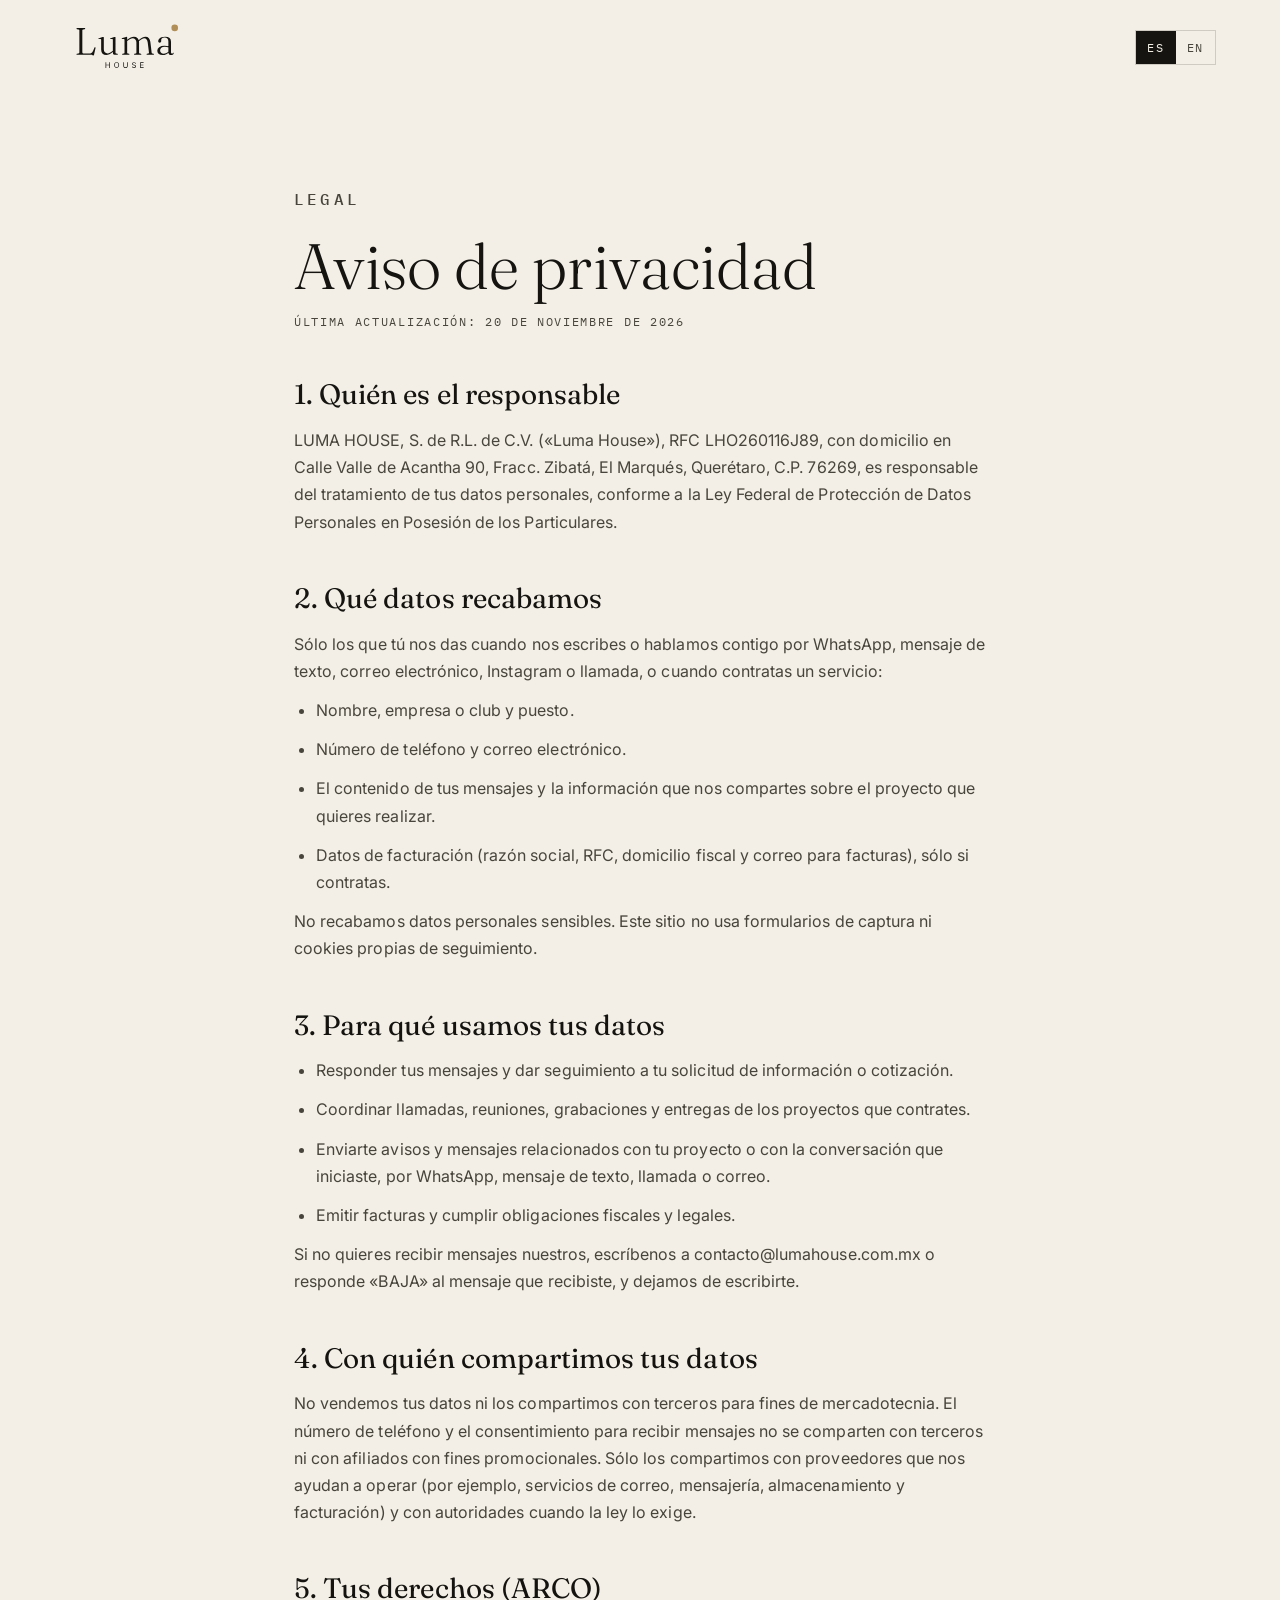
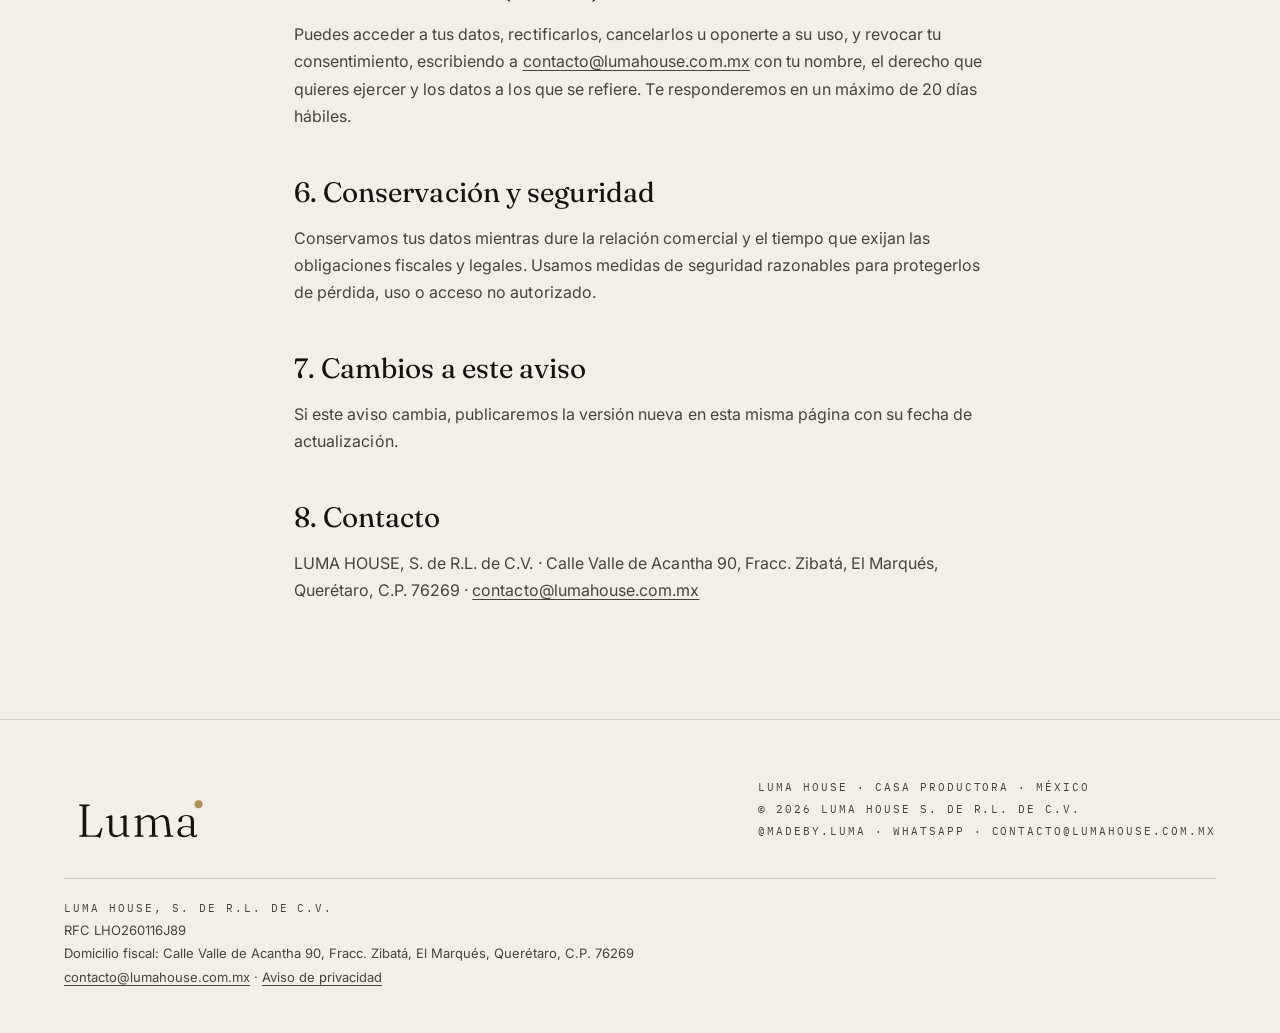
<file: aviso-de-privacidad/index.html>
<!doctype html>
<html lang="es">
<head>
<meta charset="utf-8">
<meta name="viewport" content="width=device-width, initial-scale=1">
<title>Aviso de privacidad · Luma House</title>
<meta name="description" content="Aviso de privacidad de LUMA HOUSE, S. de R.L. de C.V.: qué datos personales recabamos, para qué los usamos y cómo ejercer tus derechos.">
<meta property="og:title" content="Aviso de privacidad · Luma House">
<meta property="og:description" content="Aviso de privacidad de Luma House.">
<meta property="og:type" content="website">
<meta property="og:image" content="https://lumahouse.com.mx/assets/logo/Luma_Avatar_LhPunto_Ink_circular_1024.png">
<meta name="theme-color" content="#F3EFE6" media="(prefers-color-scheme: light)">
<meta name="theme-color" content="#14130F" media="(prefers-color-scheme: dark)">
<meta name="color-scheme" content="light dark">
<link rel="icon" type="image/png" href="../assets/logo/Luma_Avatar_LhPunto_Ink_circular_1024.png">
<link rel="preconnect" href="https://fonts.googleapis.com">
<link rel="preconnect" href="https://fonts.gstatic.com" crossorigin>
<link href="https://fonts.googleapis.com/css2?family=Fraunces:ital,opsz,wght@0,9..144,300..500;1,9..144,300..500&family=IBM+Plex+Mono:wght@400;500&family=Inter:wght@400;500;600&display=swap" rel="stylesheet">
<link rel="stylesheet" href="../assets/css/luma.css?v=20261120a">
</head>
<body data-page="privacidad">

<header class="nav">
  <div class="wrap">
    <a class="nav__logo" href="../" aria-label="Luma House"><picture><source srcset="../assets/logo/Luma_Lockup_Punto_Bone.svg" media="(prefers-color-scheme: dark)"><img src="../assets/logo/Luma_Lockup_Punto_Ink.svg" alt="Luma House"></picture></a>
    <nav class="nav__links" aria-label="Principal">
      <a href="../#trabajo" data-i18n="nav.work">Trabajo</a>
      <a href="../#estudio" data-i18n="nav.studio">Estudio</a>
      <a href="../#servicios" data-i18n="nav.services">Servicios</a>
      <a href="../#paquetes" data-i18n="nav.plans">Paquetes</a>
      <a href="../#contacto" data-i18n="nav.contact">Contacto</a>
    </nav>
    <div class="nav__right">
      <div class="lang" role="group" aria-label="Idioma / Language">
        <button type="button" data-lang="es" aria-pressed="true">ES</button>
        <button type="button" data-lang="en" aria-pressed="false">EN</button>
      </div>
      <button class="nav__burger" type="button" aria-label="Menú" aria-expanded="false"><span></span><span></span></button>
    </div>
  </div>
</header>

<main class="legal">
  <div class="wrap">
    <p class="eyebrow">Legal</p>
    <h1>Aviso de privacidad</h1>
    <p class="legal__fecha">Última actualización: 20 de noviembre de 2026</p>

    <h2>1. Quién es el responsable</h2>
    <p>LUMA HOUSE, S. de R.L. de C.V. («Luma House»), RFC LHO260116J89, con domicilio en Calle Valle de Acantha 90, Fracc. Zibatá, El Marqués, Querétaro, C.P. 76269, es responsable del tratamiento de tus datos personales, conforme a la Ley Federal de Protección de Datos Personales en Posesión de los Particulares.</p>

    <h2>2. Qué datos recabamos</h2>
    <p>Sólo los que tú nos das cuando nos escribes o hablamos contigo por WhatsApp, mensaje de texto, correo electrónico, Instagram o llamada, o cuando contratas un servicio:</p>
    <ul>
      <li>Nombre, empresa o club y puesto.</li>
      <li>Número de teléfono y correo electrónico.</li>
      <li>El contenido de tus mensajes y la información que nos compartes sobre el proyecto que quieres realizar.</li>
      <li>Datos de facturación (razón social, RFC, domicilio fiscal y correo para facturas), sólo si contratas.</li>
    </ul>
    <p>No recabamos datos personales sensibles. Este sitio no usa formularios de captura ni cookies propias de seguimiento.</p>

    <h2>3. Para qué usamos tus datos</h2>
    <ul>
      <li>Responder tus mensajes y dar seguimiento a tu solicitud de información o cotización.</li>
      <li>Coordinar llamadas, reuniones, grabaciones y entregas de los proyectos que contrates.</li>
      <li>Enviarte avisos y mensajes relacionados con tu proyecto o con la conversación que iniciaste, por WhatsApp, mensaje de texto, llamada o correo.</li>
      <li>Emitir facturas y cumplir obligaciones fiscales y legales.</li>
    </ul>
    <p>Si no quieres recibir mensajes nuestros, escríbenos a contacto@lumahouse.com.mx o responde «BAJA» al mensaje que recibiste, y dejamos de escribirte.</p>

    <h2>4. Con quién compartimos tus datos</h2>
    <p>No vendemos tus datos ni los compartimos con terceros para fines de mercadotecnia. El número de teléfono y el consentimiento para recibir mensajes no se comparten con terceros ni con afiliados con fines promocionales. Sólo los compartimos con proveedores que nos ayudan a operar (por ejemplo, servicios de correo, mensajería, almacenamiento y facturación) y con autoridades cuando la ley lo exige.</p>

    <h2>5. Tus derechos (ARCO)</h2>
    <p>Puedes acceder a tus datos, rectificarlos, cancelarlos u oponerte a su uso, y revocar tu consentimiento, escribiendo a <a href="mailto:contacto@lumahouse.com.mx">contacto@lumahouse.com.mx</a> con tu nombre, el derecho que quieres ejercer y los datos a los que se refiere. Te responderemos en un máximo de 20 días hábiles.</p>

    <h2>6. Conservación y seguridad</h2>
    <p>Conservamos tus datos mientras dure la relación comercial y el tiempo que exijan las obligaciones fiscales y legales. Usamos medidas de seguridad razonables para protegerlos de pérdida, uso o acceso no autorizado.</p>

    <h2>7. Cambios a este aviso</h2>
    <p>Si este aviso cambia, publicaremos la versión nueva en esta misma página con su fecha de actualización.</p>

    <h2>8. Contacto</h2>
    <p>LUMA HOUSE, S. de R.L. de C.V. · Calle Valle de Acantha 90, Fracc. Zibatá, El Marqués, Querétaro, C.P. 76269 · <a href="mailto:contacto@lumahouse.com.mx">contacto@lumahouse.com.mx</a></p>
  </div>
</main>

<footer class="footer">
  <div class="wrap">
    <picture><source srcset="../assets/logo/Luma_Firma_Punto_Bone.svg" media="(prefers-color-scheme: dark)"><img src="../assets/logo/Luma_Firma_Punto_Ink.svg" alt="Luma"></picture>
    <p><span data-i18n="footer.line">Luma House · Casa productora · México</span><br>© <span data-year>2026</span> Luma House S. de R.L. de C.V.<br><a href="https://www.instagram.com/madeby.luma/" target="_blank" rel="noopener">@madeby.luma</a> · <a href="https://wa.me/524424222658" target="_blank" rel="noopener">WhatsApp</a> · <a href="mailto:contacto@lumahouse.com.mx">contacto@lumahouse.com.mx</a></p>
    <div class="footer__legal">
      <p class="footer__razon">LUMA HOUSE, S. de R.L. de C.V.</p>
      <p><span data-i18n="legal.rfc">RFC</span> LHO260116J89</p>
      <p><span data-i18n="legal.dom">Domicilio fiscal</span>: Calle Valle de Acantha 90, Fracc. Zibatá, El Marqués, Querétaro, C.P. 76269</p>
      <p><a href="mailto:contacto@lumahouse.com.mx">contacto@lumahouse.com.mx</a> · <a href="./" data-i18n="legal.privacy">Aviso de privacidad</a></p>
    </div>
  </div>
</footer>

<script src="../assets/js/proyectos.js?v=20261106b"></script>
<script src="../assets/js/videos.js?v=f6ac92e31c"></script>
<script src="../assets/js/site.js?v=20261120a"></script>
</body>
</html>
</file>
<file: assets/css/luma.css>
/* ==========================================================================
   LUMA HOUSE · SITIO WEB 2026
   Identidad 2026: Ink · Bone · Brass (el punto de rodaje) · Fairway
   Tipografía: Fraunces Light (display) · Inter (texto) · IBM Plex Mono (créditos)
   ========================================================================== */

:root{
  --ink:#14130F;
  --charcoal:#2B2A25;
  --bone:#F3EFE6;
  --brass:#B08D57;
  --fairway:#4B5A44;
  --bone-soft:#B9B4A8;      /* texto secundario sobre Ink */
  --ink-soft:#5E5A51;       /* texto secundario sobre Bone */
  --rule-dark:rgba(243,239,230,.14);
  --rule-light:rgba(20,19,15,.16);

  --serif:'Fraunces', Georgia, 'Times New Roman', serif;
  --sans:'Inter', -apple-system, BlinkMacSystemFont, 'Helvetica Neue', Arial, sans-serif;
  --mono:'IBM Plex Mono', ui-monospace, Menlo, Consolas, monospace;

  --max:1320px;
  --pad:clamp(20px, 5vw, 72px);
  --nav-h:76px;
}

*{box-sizing:border-box; margin:0; padding:0}
html{scroll-behavior:smooth; -webkit-text-size-adjust:100%}
body{background:var(--ink); color:var(--bone); font-family:var(--sans); font-size:17px; line-height:1.6; -webkit-font-smoothing:antialiased; overflow-x:hidden}
img,video,iframe,svg{display:block; max-width:100%}
a{color:inherit; text-decoration:none}
button{font:inherit; color:inherit; background:none; border:0; cursor:pointer}
:focus-visible{outline:1px solid var(--brass); outline-offset:3px}

.wrap{max-width:var(--max); margin:0 auto; padding:0 var(--pad)}
.eyebrow{font-family:var(--mono); font-size:12px; font-weight:500; letter-spacing:.28em; text-transform:uppercase; color:var(--brass)}
.mono{font-family:var(--mono); letter-spacing:.14em; text-transform:uppercase; font-size:12px}
.dot{color:var(--brass)}

/* ---------- navegación ---------- */
.nav{position:fixed; inset:0 0 auto 0; height:var(--nav-h); z-index:50; display:flex; align-items:center;
  transition:background .35s ease, border-color .35s ease; border-bottom:1px solid transparent}
.nav.is-solid{background:rgba(20,19,15,.92); backdrop-filter:blur(10px); border-bottom-color:var(--rule-dark)}
.nav .wrap{display:flex; align-items:center; justify-content:space-between; width:100%; gap:24px}
.nav__logo img{height:44px; width:auto}
.nav__right{display:flex; align-items:center; gap:28px}
.nav__links{display:flex; align-items:center; gap:34px; margin-left:auto}
.nav__links a{font-family:var(--mono); font-size:12px; letter-spacing:.2em; text-transform:uppercase; color:var(--bone-soft); transition:color .2s}
.nav__links a:hover,.nav__links a.is-active{color:var(--bone)}
.nav__links a.is-active::after{content:''; display:inline-block; width:5px; height:5px; border-radius:50%; background:var(--brass); margin-left:8px; vertical-align:middle}
.lang{display:flex; border:1px solid var(--rule-dark)}
.lang button{font-family:var(--mono); font-size:11px; letter-spacing:.18em; padding:7px 11px; color:var(--bone-soft)}
.lang button[aria-pressed="true"]{background:var(--bone); color:var(--ink)}
.nav__burger{display:none; width:40px; height:40px; position:relative}
.nav__burger span{position:absolute; left:9px; right:9px; height:1px; background:var(--bone); transition:transform .25s, opacity .25s}
.nav__burger span:nth-child(1){top:15px} .nav__burger span:nth-child(2){top:24px}
.nav.is-open .nav__burger span:nth-child(1){transform:translateY(4.5px) rotate(45deg)}
.nav.is-open .nav__burger span:nth-child(2){transform:translateY(-4.5px) rotate(-45deg)}

@media (max-width:860px){
  .nav__burger{display:block}
  .nav__links{position:fixed; top:var(--nav-h); left:0; right:0; bottom:0; background:var(--ink); flex-direction:column;
    align-items:flex-start; padding:40px var(--pad); gap:28px; transform:translateX(100%); transition:transform .35s ease}
  .nav.is-open .nav__links{transform:none}
  .nav__links a{font-size:15px}
  .nav.is-open{background:var(--ink)}
}

/* ---------- hero ---------- */
.hero{min-height:100svh; display:flex; flex-direction:column; justify-content:flex-end; position:relative; padding:calc(var(--nav-h) + 40px) 0 72px; overflow:hidden}
.hero__media{position:absolute; inset:0; background:radial-gradient(90% 70% at 78% 18%, rgba(176,141,87,.13), transparent 60%), radial-gradient(70% 60% at 10% 90%, rgba(75,90,68,.22), transparent 65%), var(--ink)}
.hero__media video,.hero__media img{width:100%; height:100%; object-fit:cover; opacity:.55}
.hero__media::after{content:''; position:absolute; inset:0; background:linear-gradient(180deg, rgba(20,19,15,.35) 0%, rgba(20,19,15,.1) 40%, rgba(20,19,15,.92) 100%)}
.hero .wrap{position:relative; width:100%}
.hero h1{font-family:var(--serif); font-weight:300; font-size:clamp(46px, 8.2vw, 124px); line-height:1.02; letter-spacing:.005em; margin:22px 0 28px; max-width:14ch}
.hero h1 em{font-style:italic}
.hero__sub{font-size:clamp(17px, 1.6vw, 21px); color:var(--bone-soft); max-width:560px}
.hero__cta{display:flex; flex-wrap:wrap; gap:14px; margin-top:40px}
.hero__rec{position:absolute; top:calc(var(--nav-h) + 24px); right:var(--pad); display:flex; align-items:center; gap:10px; font-family:var(--mono); font-size:11px; letter-spacing:.24em; color:var(--bone-soft)}
.hero__rec i{width:9px; height:9px; border-radius:50%; background:var(--brass); animation:tally 2.4s ease-in-out infinite}
/* Sin video de fondo: hero compacto, sin el espacio vacío ni el REC. Al poner hero.mp4, quitar la clase hero--sin-video */
.hero--sin-video{min-height:0; padding-top:calc(var(--nav-h) + clamp(56px, 9vw, 132px)); padding-bottom:clamp(44px, 5vw, 72px)}
.hero--sin-video{padding-top:calc(var(--nav-h) + clamp(40px, 6vw, 88px)); padding-bottom:clamp(36px, 4vw, 56px)}
.hero--sin-video h1{font-size:clamp(38px, 4.8vw, 76px); max-width:20ch; margin:18px 0 20px}
.hero--sin-video .hero__rec{display:none}
@keyframes tally{0%,100%{opacity:1}50%{opacity:.25}}

.btn{display:inline-flex; align-items:center; gap:12px; padding:15px 24px; font-family:var(--mono); font-size:12px; letter-spacing:.2em; text-transform:uppercase; border:1px solid var(--bone); transition:background .2s, color .2s}
.btn:hover{background:var(--bone); color:var(--ink)}
.btn--solid{background:var(--bone); color:var(--ink)}
.btn--solid:hover{background:transparent; color:var(--bone)}
.btn--dark{border-color:var(--ink); color:var(--ink)}
.btn--dark:hover{background:var(--ink); color:var(--bone)}

/* ---------- secciones ---------- */
.section{padding:clamp(88px, 12vw, 160px) 0}
.section--bone{background:var(--bone); color:var(--charcoal)}
.section--bone h2,.section--bone h3{color:var(--ink)}
.section--fairway{background:var(--fairway); color:var(--bone)}
.section h2{font-family:var(--serif); font-weight:300; font-size:clamp(36px, 5.2vw, 72px); line-height:1.08; margin-top:20px}
.lead{font-size:clamp(18px, 1.7vw, 22px); line-height:1.55; max-width:640px}

.split{display:grid; grid-template-columns:1fr 1fr; gap:clamp(40px, 8vw, 120px); align-items:start}
@media (max-width:860px){.split{grid-template-columns:1fr}}

.manifiesto p{font-size:clamp(18px, 1.7vw, 21px); line-height:1.6; margin-bottom:18px}
.manifiesto p strong{color:var(--ink); font-weight:600}
.manifiesto{border-left:1px solid var(--rule-light); padding-left:clamp(20px, 3vw, 44px)}

.services{display:grid; grid-template-columns:repeat(4, 1fr); gap:0; margin-top:64px; border-top:1px solid var(--rule-light)}
.service{padding:32px 28px 8px 0}
.service + .service{padding-left:28px; border-left:1px solid var(--rule-light)}
.service .mono{color:var(--brass)}
.service h3{font-family:var(--serif); font-weight:300; font-size:28px; line-height:1.15; margin:14px 0 12px}
.service p{font-size:15.5px; color:var(--ink-soft)}
@media (max-width:1000px){.services{grid-template-columns:1fr 1fr}.service:nth-child(3){padding-left:0; border-left:0}.service:nth-child(n+3){border-top:1px solid var(--rule-light)}}
@media (max-width:560px){.services{grid-template-columns:1fr}.service,.service + .service{padding-left:0; border-left:0}.service + .service{border-top:1px solid var(--rule-light)}}

/* ---------- tarjetas de proyecto ---------- */
.work-head{display:flex; justify-content:space-between; align-items:flex-end; gap:32px; flex-wrap:wrap; margin-bottom:48px}
.grid{display:grid; grid-template-columns:repeat(3, 1fr); gap:44px 28px}
@media (max-width:1000px){.grid{grid-template-columns:1fr 1fr}}
@media (max-width:620px){.grid{grid-template-columns:1fr}}

.card{display:block; text-align:left; width:100%; scroll-margin-top:calc(var(--nav-h) + 24px)}
.card__media{position:relative; aspect-ratio:16/9; background:var(--charcoal); overflow:hidden}
.card__media img{width:100%; height:100%; object-fit:cover; transition:transform .8s cubic-bezier(.2,.7,.2,1), opacity .4s}
.card:hover .card__media img{transform:scale(1.04)}
.card__ph{position:absolute; inset:0; display:flex; align-items:flex-end; padding:20px; background:
  radial-gradient(120% 90% at 85% 10%, rgba(176,141,87,.10), transparent 60%), var(--charcoal)}
.card__ph span{font-family:var(--mono); font-size:11px; letter-spacing:.24em; text-transform:uppercase; color:rgba(243,239,230,.45)}
.card__tally{position:absolute; top:16px; right:16px; width:9px; height:9px; border-radius:50%; background:var(--brass)}
.card__play{position:absolute; left:50%; top:50%; width:64px; height:64px; margin:-32px 0 0 -32px; border:1px solid rgba(243,239,230,.7); border-radius:50%;
  display:flex; align-items:center; justify-content:center; opacity:0; transform:scale(.9); transition:opacity .3s, transform .3s; background:rgba(20,19,15,.35); backdrop-filter:blur(4px)}
.card__play::before{content:''; border-left:14px solid var(--bone); border-top:9px solid transparent; border-bottom:9px solid transparent; margin-left:4px}
.card:hover .card__play,.card:focus-visible .card__play{opacity:1; transform:none}
.card__badge{position:absolute; left:16px; top:14px; font-family:var(--mono); font-size:10.5px; letter-spacing:.2em; text-transform:uppercase; padding:6px 9px; background:rgba(20,19,15,.75); color:var(--bone)}
.card__info{display:flex; justify-content:space-between; gap:16px; padding-top:18px; border-top:1px solid transparent}
.card h3{font-family:var(--serif); font-weight:300; font-size:24px; line-height:1.2; color:var(--bone)}
.card__meta{font-family:var(--mono); font-size:11px; letter-spacing:.16em; text-transform:uppercase; color:var(--bone-soft); margin-top:8px}
.card--vertical .card__media{aspect-ratio:16/9}
.card.is-target .card__media{outline:1px solid var(--brass); outline-offset:6px}
.card--locked{cursor:default}
.card--locked .card__ph{background:var(--fairway)}
.card--locked .card__ph span{color:rgba(243,239,230,.8)}

.filters{display:flex; flex-wrap:wrap; gap:8px}
.filters button{font-family:var(--mono); font-size:11px; letter-spacing:.18em; text-transform:uppercase; padding:9px 14px; border:1px solid var(--rule-dark); color:var(--bone-soft); transition:all .2s}
.filters button:hover{color:var(--bone); border-color:var(--bone-soft)}
.filters button[aria-pressed="true"]{background:var(--bone); color:var(--ink); border-color:var(--bone)}

/* ---------- reproductor ---------- */
.player{position:fixed; inset:0; z-index:100; background:#0E0D0B; display:none; flex-direction:column; padding:72px var(--pad) 32px; overflow-y:auto}
.player.is-open{display:flex}
.player__close{position:absolute; z-index:2; top:20px; right:var(--pad); font-family:var(--mono); font-size:12px; letter-spacing:.2em; color:var(--bone-soft); padding:10px 0}
.player__close:hover{color:var(--bone)}
.player__stage{width:100%; max-width:min(1280px, calc((100vh - 250px) * 16 / 9)); margin:auto}
.player__frame{position:relative; width:100%; aspect-ratio:16/9; background:#000}
.player__frame.is-vertical{aspect-ratio:9/16; height:68vh; width:auto; margin:0 auto}
.player__frame iframe,.player__frame video{position:absolute; inset:0; width:100%; height:100%; border:0}
.player__empty{position:absolute; inset:0; display:flex; flex-direction:column; align-items:center; justify-content:center; gap:14px; text-align:center; color:var(--bone-soft); padding:24px}
.player__empty i{width:10px; height:10px; border-radius:50%; background:var(--brass)}
.player__info{display:flex; justify-content:space-between; gap:40px; flex-wrap:wrap; padding-top:22px}
.player__info h3{font-family:var(--serif); font-weight:300; font-size:clamp(24px, 3vw, 34px)}
.player__info p{color:var(--bone-soft); max-width:620px; font-size:15.5px; margin-top:6px}
.player__nav{display:flex; gap:10px; align-items:flex-start}
.player__nav button{font-family:var(--mono); font-size:11px; letter-spacing:.2em; padding:10px 14px; border:1px solid var(--rule-dark); color:var(--bone-soft)}
.player__nav button:hover{color:var(--bone); border-color:var(--bone-soft)}

/* ---------- página portafolio ---------- */
.page-head{padding:calc(var(--nav-h) + clamp(60px, 9vw, 120px)) 0 56px}
.page-head h1{font-family:var(--serif); font-weight:300; font-size:clamp(44px, 7vw, 100px); line-height:1.04; margin:20px 0 22px}
.page-head p{color:var(--bone-soft); max-width:560px; font-size:18px}

/* ---------- carrusel de trabajo (inicio) ---------- */
.reel{padding:0 0 clamp(96px, 12vw, 168px)}
.reel__head{display:flex; justify-content:space-between; align-items:center; gap:24px; margin-bottom:24px}
.reel__nav{display:flex; align-items:center; gap:8px}
.reel__count{color:var(--bone-soft); margin-right:14px}
.reel__btn{width:44px; height:44px; display:inline-flex; align-items:center; justify-content:center; border:1px solid var(--rule-dark); color:var(--bone-soft); font-family:var(--mono); transition:color .2s, border-color .2s}
.reel__btn:hover{color:var(--bone); border-color:var(--bone-soft)}
.reel__track{--edge:max(var(--pad), calc((100vw - var(--max)) / 2 + var(--pad)));
  display:flex; gap:clamp(16px, 2vw, 28px); overflow-x:auto; scroll-snap-type:x mandatory; scroll-padding-inline:var(--edge);
  padding:0 var(--edge) 6px; scrollbar-width:none; overscroll-behavior-x:contain}
.reel__track::-webkit-scrollbar{display:none}
.slide{flex:0 0 auto; width:min(76vw, 1060px); scroll-snap-align:start; display:block; scroll-margin-top:calc(var(--nav-h) + 24px)}
.slide__media{position:relative; aspect-ratio:16/9; overflow:hidden; background:var(--charcoal)}
.slide__media img{width:100%; height:100%; object-fit:cover; filter:brightness(.86); transition:transform 1.4s cubic-bezier(.2,.7,.2,1), filter .6s}
.slide:hover .slide__media img,.slide:focus-visible .slide__media img{transform:scale(1.03); filter:brightness(1)}
.slide__media.is-vertical{background:var(--ink)}
.slide__media.is-vertical::before{content:''; position:absolute; inset:-40px; background:var(--bg) center/cover; filter:blur(36px) brightness(.45); transform:scale(1.1)}
.slide__media.is-vertical img{position:relative; object-fit:contain; filter:none}
.slide__play{position:absolute; left:clamp(16px, 2vw, 28px); bottom:clamp(16px, 2vw, 28px); width:52px; height:52px; border:1px solid rgba(243,239,230,.75); border-radius:50%;
  display:flex; align-items:center; justify-content:center; background:rgba(20,19,15,.25); backdrop-filter:blur(4px); transition:background .3s}
.slide__play::before{content:''; border-left:12px solid var(--bone); border-top:8px solid transparent; border-bottom:8px solid transparent; margin-left:4px}
.slide:hover .slide__play{background:rgba(20,19,15,.55)}
.slide__info{display:flex; align-items:baseline; gap:18px; padding-top:18px}
.slide__num{color:var(--brass)}
.slide h3{font-family:var(--serif); font-weight:300; font-size:clamp(22px, 2.2vw, 30px); line-height:1.15; color:var(--bone)}
.slide__meta{font-family:var(--mono); font-size:11px; letter-spacing:.16em; text-transform:uppercase; color:var(--bone-soft); margin-top:6px}
.slide.is-target .slide__media{outline:1px solid var(--brass); outline-offset:6px}
.slide--locked{cursor:default}
.slide--locked .card__ph{background:var(--fairway)}
.slide--locked .card__ph span{color:rgba(243,239,230,.8)}
@media (max-width:620px){.slide{width:86vw}.reel__count{margin-right:6px}.reel__btn{width:40px; height:40px}}

/* ---------- paquetes mensuales ---------- */
.plans__lead{color:var(--ink-soft); margin-top:22px}
.plans{display:grid; grid-template-columns:1fr 1fr; gap:24px; margin-top:56px}
.plan{border:1px solid var(--rule-light); padding:40px 36px 36px; display:flex; flex-direction:column}
.plan__name{color:var(--brass)}
.plan__price{font-family:var(--serif); font-weight:300; font-size:clamp(52px, 6vw, 80px); line-height:1; color:var(--ink); margin-top:26px}
.plan__price span{font-family:var(--mono); font-size:13px; letter-spacing:.2em; margin-left:8px; color:var(--ink-soft)}
.plan__per{color:var(--ink-soft); margin-top:12px}
.plan__list{list-style:none; margin:34px 0 38px; border-top:1px solid var(--rule-light)}
.plan__list li{display:flex; align-items:baseline; gap:16px; padding:16px 0; border-bottom:1px solid var(--rule-light)}
.plan__list strong{font-family:var(--serif); font-weight:300; font-size:36px; line-height:1; min-width:2ch; color:var(--ink)}
.plan .btn{align-self:flex-start; margin-top:auto}
.plan--premium{background:var(--ink); color:var(--bone); border-color:var(--ink)}
.plan--premium .plan__price,.plan--premium .plan__list strong{color:var(--bone)}
.plan--premium .plan__price span,.plan--premium .plan__per{color:var(--bone-soft)}
.plan--premium .plan__list,.plan--premium .plan__list li{border-color:var(--rule-dark)}
.plan--premium .plan__name::after{content:''; display:inline-block; width:6px; height:6px; border-radius:50%; background:var(--brass); margin-left:10px; vertical-align:middle}
.plans__custom{display:flex; align-items:flex-end; justify-content:space-between; gap:32px; margin-top:24px; padding:36px; border:1px solid var(--rule-light)}
.plans__custom h3{font-family:var(--serif); font-weight:300; font-size:clamp(28px, 3vw, 40px); line-height:1.1; margin:14px 0 12px}
.plans__custom p:not(.mono){color:var(--ink-soft); max-width:560px}
.plans__custom .btn{flex-shrink:0}
@media (max-width:760px){.plans__custom{flex-direction:column; align-items:flex-start; padding:32px 24px 28px}}
@media (max-width:760px){.plans{grid-template-columns:1fr}.plan{padding:32px 24px 28px}}

/* ---------- marcas que han confiado en nosotros ---------- */
.brands{padding:clamp(56px, 7vw, 96px) 0; border-top:1px solid var(--rule-dark)}
.brands .eyebrow{color:var(--bone-soft)}
.brands__viewport{overflow:hidden; margin-top:36px;
  -webkit-mask-image:linear-gradient(90deg, transparent, #000 8%, #000 92%, transparent); mask-image:linear-gradient(90deg, transparent, #000 8%, #000 92%, transparent)}
.brands__track{display:flex; align-items:center; gap:clamp(48px, 6vw, 88px); width:max-content; list-style:none; padding:0 clamp(24px, 3vw, 44px); animation:brands 90s linear infinite}
.brands__viewport:hover .brands__track{animation-play-state:paused}
.brands__track img{height:56px; width:auto; max-width:190px; object-fit:contain; opacity:.72; transition:opacity .3s}
.brands__track li:hover img{opacity:1}
@keyframes brands{to{transform:translateX(-50%)}}
@media (max-width:620px){.brands__track img{height:44px; max-width:150px}}
@media (prefers-reduced-motion:reduce){.brands__track{animation:none; flex-wrap:wrap; width:auto; justify-content:center}.brands__track li[aria-hidden]{display:none}}

/* ---------- contacto / footer ---------- */
.contact h2{max-width:14ch}
.contact__rows{margin-top:48px; border-top:1px solid var(--rule-dark)}
.contact__row{display:flex; justify-content:space-between; align-items:center; gap:24px; padding:26px 0; border-bottom:1px solid var(--rule-dark); transition:padding .25s}
.contact__row:hover{padding-left:10px}
.contact__row .mono{color:var(--brass)}
.contact__row strong{font-family:var(--serif); font-weight:300; font-size:clamp(22px, 3vw, 38px)}
.contact__row .arrow{font-family:var(--mono); color:var(--bone-soft)}
@media (max-width:620px){.contact__row{flex-direction:column; align-items:flex-start; gap:8px}.contact__row .arrow{display:none}}

.footer{padding:56px 0 44px; border-top:1px solid var(--rule-dark)}
.footer .wrap{display:flex; justify-content:space-between; align-items:flex-end; gap:32px; flex-wrap:wrap}
.footer img{height:46px; width:auto}
.footer p{font-family:var(--mono); font-size:11px; letter-spacing:.18em; text-transform:uppercase; color:var(--bone-soft); line-height:2}

/* ---------- aparición al hacer scroll ---------- */
.reveal{opacity:0; transform:translateY(22px); transition:opacity .9s ease, transform .9s cubic-bezier(.2,.7,.2,1)}
.reveal.is-in{opacity:1; transform:none}
@media (prefers-reduced-motion:reduce){.reveal{opacity:1; transform:none; transition:none}.hero__rec i{animation:none}html{scroll-behavior:auto}}

/* ---------- idioma ---------- */
[data-lang-only]{display:none}
html[lang="es"] [data-lang-only="es"], html[lang="en"] [data-lang-only="en"]{display:revert}

/* ==========================================================================
   AJUSTE 2026-11-04 · más editorial, más cine
   ========================================================================== */
body{font-size:16.5px; letter-spacing:.003em}
::selection{background:var(--brass); color:var(--ink)}

/* grano de película, casi imperceptible */
body::after{content:''; position:fixed; inset:0; z-index:90; pointer-events:none; opacity:.07; mix-blend-mode:overlay;
  background-image:url("data:image/svg+xml,%3Csvg xmlns='http://www.w3.org/2000/svg' width='180' height='180'%3E%3Cfilter id='g'%3E%3CfeTurbulence type='fractalNoise' baseFrequency='.85' numOctaves='2' stitchTiles='stitch'/%3E%3CfeColorMatrix values='0 0 0 0 .5 0 0 0 0 .5 0 0 0 0 .5 0 0 0 1 0'/%3E%3C/filter%3E%3Crect width='100%25' height='100%25' filter='url(%23g)'/%3E%3C/svg%3E")}

/* títulos: Fraunces con más contraste óptico y un poco más cerrados */
.hero h1,.section h2,.service h3,.plan__price,.plans__custom h3,.contact__row strong,.slide h3,.statement{font-variation-settings:"opsz" 144; letter-spacing:-.012em}

/* encabezados de sección como créditos: número en Brass y línea fina */
.eyebrow[data-n]{display:flex; align-items:center; gap:16px}
.eyebrow[data-n]::before{content:attr(data-n); color:var(--brass)}
.eyebrow[data-n]::after{content:''; flex:1; height:1px; background:currentColor; opacity:.22; min-width:40px}
.section--bone .eyebrow{color:var(--ink-soft)}
.contact .eyebrow,.reel .eyebrow{color:var(--bone-soft)}
.reel__head .eyebrow{flex:1}
.reel__head{gap:32px}

/* nav */
:root{--nav-h:84px}
.nav.is-solid{background:rgba(20,19,15,.86); backdrop-filter:blur(14px) saturate(1.1)}
.nav__links{gap:40px}
.nav__links a{font-size:11px; letter-spacing:.24em}

/* hero de apertura */
.hero__media{background:var(--ink)}
.hero__media::after{display:none}
.hero--sin-video{padding-top:calc(var(--nav-h) + clamp(56px, 8vw, 128px)); padding-bottom:clamp(48px, 5vw, 80px)}
.hero--sin-video h1{font-size:clamp(46px, 7.6vw, 128px); line-height:.98; max-width:15ch; margin:28px 0 clamp(40px, 5vw, 72px)}
.hero h1 em{color:var(--bone-soft)}
.hero__foot{display:grid; grid-template-columns:minmax(0, 1fr) auto; gap:32px 64px; align-items:end; padding-top:28px; border-top:1px solid var(--rule-dark)}
.hero__sub{max-width:520px; font-size:clamp(16px, 1.4vw, 19px); line-height:1.6}
.hero__meta{display:flex; flex-direction:column; align-items:flex-end; gap:14px; text-align:right}
.hero__meta .mono{font-size:11px; letter-spacing:.24em; color:var(--bone-soft)}
.hero__scroll{color:var(--bone)!important; display:inline-flex; gap:10px; align-items:center; transition:color .3s}
.hero__scroll i{font-style:normal; color:var(--brass); display:inline-block; animation:bajar 2.6s ease-in-out infinite}
.hero__scroll:hover{color:var(--brass)!important}
@keyframes bajar{0%,100%{transform:translateY(0)}50%{transform:translateY(4px)}}
@media (max-width:760px){.hero__foot{grid-template-columns:1fr}.hero__meta{align-items:flex-start; text-align:left}}

/* carrusel */
.reel{padding-top:clamp(24px, 3vw, 40px)}
.reel__head{margin-bottom:32px}
.slide{width:min(80vw, 1180px)}
.slide__media img{filter:brightness(.8) saturate(.92)}
.slide:hover .slide__media img,.slide:focus-visible .slide__media img{filter:brightness(1) saturate(1)}
.slide__info{padding-top:22px; gap:22px}
.slide h3{font-size:clamp(22px, 2.4vw, 34px)}
.reel__btn{border-radius:50%}

/* secciones con más aire */
.section{padding:clamp(104px, 14vw, 200px) 0}
.section h2{font-size:clamp(38px, 5.6vw, 84px); line-height:1.02; margin-top:28px}
.section--rule .wrap{border-top:0}
#servicios,#paquetes{padding-top:clamp(40px, 6vw, 96px)}

/* estudio: manifiesto + frase */
.manifiesto{border-left:0; padding-left:0; padding-top:clamp(0px, 4vw, 64px)}
.manifiesto p{font-size:clamp(17px, 1.5vw, 20px); color:var(--ink-soft); max-width:46ch}
.statement{font-family:var(--serif); font-weight:300; font-size:clamp(30px, 4.2vw, 62px); line-height:1.12; color:var(--ink);
  max-width:22ch; margin:clamp(72px, 10vw, 150px) 0 0 auto; text-align:right}
.statement strong{font-weight:300}
.statement strong::after{content:''; display:inline-block; width:.16em; height:.16em; border-radius:50%; background:var(--brass); margin-left:.12em; vertical-align:.08em}
@media (max-width:860px){.statement{text-align:left; margin-left:0}}

/* servicios como lista editorial */
.services{grid-template-columns:1fr; margin-top:clamp(48px, 6vw, 80px)}
.service,.service + .service{display:grid; grid-template-columns:90px minmax(0, 1fr) minmax(0, 1fr); gap:24px 40px; align-items:baseline;
  padding:clamp(28px, 3vw, 40px) 0; border-left:0; border-top:0; border-bottom:1px solid var(--rule-light)}
.service h3{font-size:clamp(28px, 3.2vw, 46px); margin:0; transition:transform .5s cubic-bezier(.2,.7,.2,1)}
.service p:not(.mono){font-size:16px; max-width:44ch}
.service:hover h3{transform:translateX(8px)}
@media (max-width:1000px){.service:nth-child(3){padding-left:0}.service:nth-child(n+3){border-top:0}}
@media (max-width:760px){.service,.service + .service{grid-template-columns:48px 1fr; gap:10px 16px}.service p:not(.mono){grid-column:2}}

/* paquetes */
.plans{margin-top:clamp(48px, 6vw, 80px); gap:20px}
.plan{padding:clamp(32px, 4vw, 56px) clamp(24px, 3.4vw, 52px) clamp(28px, 3.4vw, 48px)}
.plan__price{font-size:clamp(56px, 6.6vw, 96px); margin-top:34px}
.plan__list strong{font-size:40px}
.plans__custom{padding:clamp(28px, 3.4vw, 52px); background:transparent}

/* contacto */
.contact h2{max-width:16ch; font-size:clamp(40px, 6.4vw, 96px)}
.contact__rows{margin-top:clamp(56px, 7vw, 96px)}
.contact__row{display:grid; grid-template-columns:200px minmax(0, 1fr) auto; gap:24px; padding:30px 0}
.contact__row strong{font-size:clamp(22px, 3.2vw, 44px); transition:color .3s}
.contact__row:hover strong{color:var(--brass)}
.contact__row:hover{padding-left:0}
.contact__row .arrow{transition:transform .4s cubic-bezier(.2,.7,.2,1)}
.contact__row:hover .arrow{transform:translateX(6px); color:var(--bone)}
@media (max-width:620px){.contact__row{display:flex}}

/* marcas */
.brands__track img{opacity:.55; height:52px}

/* botones con un poco más de presencia */
.btn{padding:17px 28px; letter-spacing:.22em; font-size:11.5px; transition:background .35s, color .35s, border-color .35s}

/* aparición más lenta y suave */
.reveal{transform:translateY(28px); transition:opacity 1.2s ease, transform 1.2s cubic-bezier(.16,.8,.2,1)}
.contact__row strong{font-variation-settings:"opsz" 60; letter-spacing:0}

/* ==========================================================================
   TODO EN BONE (2026-11-04): fondo off white, texto Ink. El reproductor sigue oscuro.
   ========================================================================== */
body{background:var(--bone); color:var(--charcoal)}
body::after{opacity:.05}
h1,h2,h3{color:var(--ink)}

.nav.is-solid{background:rgba(243,239,230,.9); border-bottom-color:var(--rule-light)}
.nav__links a{color:var(--ink-soft)}
.nav__links a:hover,.nav__links a.is-active{color:var(--ink)}
.lang{border-color:var(--rule-light)}
.lang button{color:var(--ink-soft)}
.lang button[aria-pressed="true"]{background:var(--ink); color:var(--bone)}
.nav__burger span{background:var(--ink)}
@media (max-width:860px){.nav__links{background:var(--bone)}.nav.is-open{background:var(--bone)}}

.hero__media{background:var(--bone)}
.hero h1{color:var(--ink)}
.hero h1 em{color:var(--ink-soft)}
.hero__sub{color:var(--ink-soft)}
.hero__foot{border-top-color:var(--rule-light)}
.hero__meta .mono{color:var(--ink-soft)}
.hero__scroll{color:var(--ink)!important}

.reel .eyebrow,.contact .eyebrow,.brands .eyebrow{color:var(--ink-soft)}
.reel__count{color:var(--ink-soft); white-space:nowrap}
.reel__btn{border-color:var(--rule-light); color:var(--ink-soft)}
.reel__btn:hover{color:var(--ink); border-color:var(--ink-soft)}
.slide h3,.card h3{color:var(--ink)}
.slide__meta,.card__meta{color:var(--ink-soft)}
.slide__media,.card__media{background:#E6E1D6}

#estudio,.contact,.brands,.footer{border-top:1px solid var(--rule-light)}
.contact h2{color:var(--ink)}
.contact .lead{color:var(--ink-soft)!important}
.contact__rows,.contact__row{border-color:var(--rule-light)}
.contact__row strong{color:var(--ink)}
.contact__row .arrow{color:var(--ink-soft)}
.contact__row:hover .arrow{color:var(--ink)}

.brands__track img{filter:brightness(0); opacity:.6}
.brands__track li:hover img{opacity:.9}

.footer p{color:var(--ink-soft)}

.player{color:var(--bone)}
.player h3{color:var(--bone)}

/* Golf Course Services: las letras son chicas dentro del logo, va más alto */
.brands__track img.marca--alta{height:80px; max-width:230px; margin:-12px 0}
@media (max-width:620px){.brands__track img.marca--alta{height:62px; max-width:170px; margin:-9px 0}}

/* Verticales: sólo la pieza 9:16, sin laterales borrosos (misma altura que las horizontales) */
.reel__track{align-items:flex-start}
.slide--vertical{width:calc(min(80vw, 1180px) * 81 / 256)}
.slide--vertical .slide__media{aspect-ratio:9/16}
.slide--vertical .slide__media.is-vertical::before{display:none}
.slide--vertical .slide__media.is-vertical img{object-fit:cover}
.slide--vertical .slide__info{gap:14px}
@media (max-width:620px){.slide--vertical{width:56vw}}

/* ==========================================================================
   MINIMAL (2026-11-05): logo grande al centro, portada sólo con la frase, todo gira alrededor de las piezas
   ========================================================================== */
:root{--nav-h:96px}
.nav .wrap{display:grid; grid-template-columns:1fr auto 1fr; align-items:center}
.nav__links{grid-column:1; grid-row:1; justify-self:start; margin-left:0; gap:32px}
.nav__logo{grid-column:2; grid-row:1; justify-self:center}
.nav__logo img{height:60px}
.nav__right{grid-column:3; grid-row:1; justify-self:end}
@media (max-width:1100px){.nav__links{gap:22px}.nav__links a{letter-spacing:.18em}}
@media (max-width:860px){:root{--nav-h:80px}.nav__logo img{height:48px}.nav .wrap{grid-template-columns:1fr auto 1fr}.nav__links{grid-column:auto; grid-row:auto; justify-self:stretch; position:fixed; top:var(--nav-h); left:0; right:0; bottom:0; width:100vw; height:calc(100svh - var(--nav-h)); margin:0}}

.hero--min{text-align:center; padding-top:calc(var(--nav-h) + clamp(48px, 7vw, 112px)); padding-bottom:clamp(48px, 6vw, 88px)}
.hero--min h1{max-width:none; margin:0 auto clamp(28px, 3.5vw, 48px); font-size:clamp(40px, 6.4vw, 108px); line-height:1}
.hero--min h1 em{display:block}
.hero--min .hero__scroll{font-size:11px; letter-spacing:.24em}

/* LEGIBILIDAD (2026-11-05): misma identidad (Fraunces · Inter · Plex Mono), más cuerpo y contraste */
:root{--ink-soft:#47443C}
.hero h1,.section h2,.service h3,.slide h3,.card h3,.statement,.plan__price,.plans__custom h3,.contact__row strong{font-weight:380}
.hero h1 em{font-weight:340}
.eyebrow{font-size:12.5px; letter-spacing:.2em}
.mono{letter-spacing:.12em}
.nav__links a{font-size:12px; letter-spacing:.16em; font-weight:500}
.lang button{font-size:12px; letter-spacing:.14em}
.slide__meta,.card__meta{font-size:12px; letter-spacing:.12em}
.hero--min .hero__scroll{font-size:12px; letter-spacing:.18em; font-weight:500}
.brands .eyebrow,.reel .eyebrow,.contact .eyebrow{color:var(--ink-soft)}
body{color:#2B2A25}

/* Teléfono: todas las piezas en formato vertical 9:16, del mismo tamaño */
@media (max-width:620px){
  .slide,.slide--vertical{width:62vw}
  .slide__media{aspect-ratio:9/16}
  .slide__media img{object-fit:cover}
}
/* laterales borrosos: el mismo cuadro expandido, sin oscurecer tanto */
.slide__media.is-vertical::before{filter:blur(40px) brightness(.82) saturate(1.05)}

/* Nav (2026-11-05 b): logo grande a la izquierda; en escritorio el menú aparece al pasar el mouse por la barra */
.nav .wrap{display:flex; justify-content:space-between}
.nav__logo{order:0}
.nav__links{order:1; margin-left:auto; margin-right:32px}
.nav__right{order:2}
@media (min-width:861px) and (hover:hover){
  .nav__links{opacity:0; transform:translateY(-4px); pointer-events:none; transition:opacity .45s ease, transform .45s ease}
  .nav:hover .nav__links,.nav:focus-within .nav__links{opacity:1; transform:none; pointer-events:auto}
}
@media (max-width:860px){.nav__links{margin:0; order:initial}}

/* Reproducción dentro del carrusel */
.slide__video{position:absolute; inset:0; z-index:3; background:var(--ink); display:flex; align-items:center; justify-content:center; animation:aparecer .35s ease}
.slide__video iframe,.slide__video video{width:100%; height:100%; border:0; display:block; background:var(--ink)}
.slide__media.is-vertical .slide__video.is-vertical{background:transparent}
.slide__media.is-vertical .slide__video.is-vertical iframe{width:auto; height:100%; aspect-ratio:9/16}
.slide--vertical .slide__video.is-vertical iframe{width:100%; aspect-ratio:auto}
.slide.is-playing .slide__play{opacity:0}
.slide.is-playing{cursor:default}
.slide.is-playing .slide__media img{transform:none}
@keyframes aparecer{from{opacity:0}to{opacity:1}}
@media (max-width:620px){.slide__media.is-vertical .slide__video.is-vertical iframe{width:100%; aspect-ratio:auto}}
/* Teléfono: una pieza horizontal se reproduce a todo lo ancho, con su portada borrosa arriba y abajo */
@media (max-width:620px){
  .slide__video:not(.is-vertical){background:transparent}
  .slide__video:not(.is-vertical) iframe,.slide__video:not(.is-vertical) video{height:auto; aspect-ratio:16/9}
  .slide.is-playing .slide__media img{filter:blur(22px) brightness(.7); transform:scale(1.15)}
}
/* frase del estudio: al centro */
.statement{text-align:center; margin-left:auto; margin-right:auto}
@media (max-width:860px){.statement{text-align:center; margin-left:auto; margin-right:auto}}

/* Pieza de marca: una sola pieza, a todo lo ancho bajo los paquetes mensuales */
.plan--pieza{margin-top:20px; display:grid; grid-template-columns:1fr 1fr; gap:clamp(24px, 4vw, 64px); align-items:end}
.plan--pieza .plan__price{margin-top:24px}
.plan--pieza__text{font-size:clamp(16px, 1.3vw, 18px); line-height:1.6; color:var(--ink-soft); max-width:42ch}
.plan--pieza .plan__list{margin:24px 0 32px}
@media (max-width:760px){.plan--pieza{grid-template-columns:1fr; gap:8px}}
/* frase del estudio: más ancha ("espacios." arriba) y con más cuerpo */
.statement{max-width:28ch; font-weight:450}
.statement{max-width:30ch; text-wrap:balance}
.statement .st-br{display:none}
@media (min-width:861px){.statement .st-br{display:inline}}

/* ==========================================================================
   PIEZA DE MARCA (2026-11-05): el paquete principal. Primero, grande y en Ink.
   ========================================================================== */
.pieza{margin-top:clamp(40px, 5vw, 72px); background:var(--ink); color:var(--bone);
  display:grid; grid-template-columns:minmax(0, 1.25fr) minmax(0, 1fr); gap:clamp(32px, 5vw, 96px); align-items:end;
  padding:clamp(36px, 5.5vw, 88px) clamp(28px, 5vw, 80px)}
.pieza__tag{font-size:12px; letter-spacing:.2em; color:var(--bone-soft); display:flex; flex-wrap:wrap; align-items:center; gap:10px 14px}
.pieza__tag span:first-child{color:var(--brass)}
.pieza__tag i{width:6px; height:6px; border-radius:50%; background:var(--brass); display:inline-block}
.pieza__price{font-family:var(--serif); font-weight:380; font-variation-settings:"opsz" 144; letter-spacing:-.02em;
  font-size:clamp(76px, 10vw, 156px); line-height:.9; margin-top:clamp(28px, 3.5vw, 48px); color:var(--bone)}
.pieza__price span{font-family:var(--mono); font-size:13px; letter-spacing:.2em; margin-left:12px; color:var(--bone-soft); vertical-align:.9em; white-space:nowrap}
.pieza__text{font-family:var(--serif); font-weight:340; font-variation-settings:"opsz" 60; font-size:clamp(20px, 1.9vw, 27px); line-height:1.35;
  color:var(--bone); max-width:26ch; margin-top:clamp(24px, 3vw, 40px)}
.pieza__list{list-style:none; border-top:1px solid var(--rule-dark)}
.pieza__list li{display:flex; align-items:baseline; gap:20px; padding:20px 0; border-bottom:1px solid var(--rule-dark); color:var(--bone-soft); font-size:16px}
.pieza__list strong{font-family:var(--serif); font-weight:380; font-size:44px; line-height:1; min-width:1.4ch; color:var(--bone)}
.pieza__btn{margin-top:32px; width:100%; justify-content:center}
.plans__monthly{margin-top:clamp(64px, 8vw, 112px)}
.plans__monthly h3{font-family:var(--serif); font-weight:380; font-variation-settings:"opsz" 144; letter-spacing:-.012em; font-size:clamp(30px, 3.4vw, 48px); line-height:1.1; color:var(--ink)}
.plans__monthly .plans__lead{margin-top:14px}
.plans__monthly + .plans{margin-top:clamp(32px, 4vw, 48px)}
@media (max-width:860px){.pieza{grid-template-columns:1fr; gap:36px}}
/* con la Pieza de marca como principal, Premium deja de ir en negro (sólo conserva el punto) */
.plan--premium{background:transparent; color:inherit; border-color:var(--rule-light)}
.plan--premium .plan__price,.plan--premium .plan__list strong{color:var(--ink)}
.plan--premium .plan__price span,.plan--premium .plan__per{color:var(--ink-soft)}
.plan--premium .plan__list,.plan--premium .plan__list li{border-color:var(--rule-light)}
.plan--premium .btn--solid{background:transparent; color:var(--ink); border-color:var(--ink)}
.plan--premium .btn--solid:hover{background:var(--ink); color:var(--bone)}
@media (max-width:620px){.pieza__price span{display:block; margin:14px 0 0; vertical-align:baseline}.pieza__price{font-size:clamp(68px, 22vw, 96px)}}
/* teléfono: la cabecera del carrusel cabe con su margen */
@media (max-width:420px){.reel__head{gap:12px}.reel__nav{gap:8px}.reel__btn{width:38px; height:38px}.reel__count{margin-right:2px; letter-spacing:.08em}}

/* ==========================================================================
   MODO OSCURO AUTOMÁTICO (2026-11-06): si el iPhone/Mac está en oscuro, el sitio
   invierte Ink y Bone. En modo claro se ve tal cual (Bone). Brass y Fairway no cambian.
   ========================================================================== */
@media (prefers-color-scheme: dark){
  :root{
    --ink:#F3EFE6; --bone:#14130F;
    --ink-soft:#B9B4A8; --bone-soft:#5E5A51;
    --charcoal:#DCD7CC;
    --rule-light:rgba(243,239,230,.16); --rule-dark:rgba(20,19,15,.16);
    color-scheme:dark;
  }
  body{color:#DCD7CC}
  .nav.is-solid{background:rgba(20,19,15,.86)}
  .slide__media,.card__media{background:#22211C}
  .brands__track img{filter:none; opacity:.62}
  .brands__track li:hover img{opacity:.95}
  /* lo que siempre va oscuro con letra clara (reproductor, botones sobre video) */
  .player,.player h3{color:#F3EFE6}
  .player__close,.player__info p,.player__nav button,.player__empty{color:#B9B4A8}
  .player__close:hover,.player__nav button:hover{color:#F3EFE6}
  .player__nav button{border-color:rgba(243,239,230,.14)}
  .slide__play::before{border-left-color:#F3EFE6}
  .card__badge{color:#F3EFE6}
  .slide__video,.slide__video iframe,.slide__video video{background:#0E0D0B}
  .slide__media.is-vertical .slide__video.is-vertical{background:transparent}
}

/* Pieza de marca en pesos: la moneda va debajo de la cifra */
.pieza__price span{display:block; margin:14px 0 0; vertical-align:baseline}

/* ---------- datos legales en el pie y aviso de privacidad (20 nov 2026) ---------- */
.footer__legal{flex:1 0 100%; border-top:1px solid var(--rule-light); padding-top:20px; margin-top:4px}
.footer__legal p{font-family:var(--sans); font-size:13px; letter-spacing:0; text-transform:none; line-height:1.8}
.footer__legal .footer__razon{font-family:var(--mono); font-size:11px; letter-spacing:.18em; text-transform:uppercase}
.footer__legal a{text-decoration:underline; text-underline-offset:3px}
.footer__legal a:hover{color:var(--brass)}
.legal{padding:calc(var(--nav-h) + clamp(48px, 7vw, 96px)) 0 clamp(64px, 8vw, 112px)}
.legal .wrap{max-width:820px}
.legal h1,.legal h2{color:var(--ink)}
.legal h1{font-family:var(--serif); font-weight:300; font-size:clamp(36px, 5.5vw, 64px); line-height:1.08; margin:18px 0 12px}
.legal h2{font-family:var(--serif); font-weight:400; font-size:clamp(22px, 2.4vw, 28px); margin:40px 0 10px}
.legal p,.legal li{color:var(--ink-soft); font-size:16px; line-height:1.7; margin-bottom:12px}
.legal ul{padding-left:22px; margin-bottom:12px}
.legal a{text-decoration:underline; text-underline-offset:3px}
.legal a:hover{color:var(--brass)}
.legal .legal__fecha{font-family:var(--mono); font-size:12px; letter-spacing:.14em; text-transform:uppercase}

/* Promoción de fin de año (21 nov 2026): precio de lista tachado + promo */
.pieza__was{display:block; font-family:var(--mono); font-size:clamp(14px,1.4vw,20px); letter-spacing:.14em; font-weight:400; color:var(--bone-soft); text-decoration:line-through; text-decoration-color:var(--brass); text-decoration-thickness:1px; margin-bottom:14px; line-height:1}
.pieza__promo{font-size:12px; letter-spacing:.16em; text-transform:uppercase; color:var(--brass); margin-top:22px; max-width:46ch; line-height:1.7}
.pieza__note{font-size:12px; letter-spacing:.16em; text-transform:uppercase; color:var(--bone-soft); margin-top:22px; line-height:1.7}

/* EN: sin promoción de fin de año (Alejandro, 21 nov 2026 11:14) */
html[lang="en"] .pieza__promo{display:none}

/* Móvil: la unidad («MXN + IVA» / «USD + VAT») no se parte; si no cabe, baja completa (21 nov 2026) */
.plan__price span,.pieza__price span{white-space:nowrap}
@media (max-width:480px){.plan__price span{display:inline-block; margin-left:0; margin-top:10px}}
</file>
